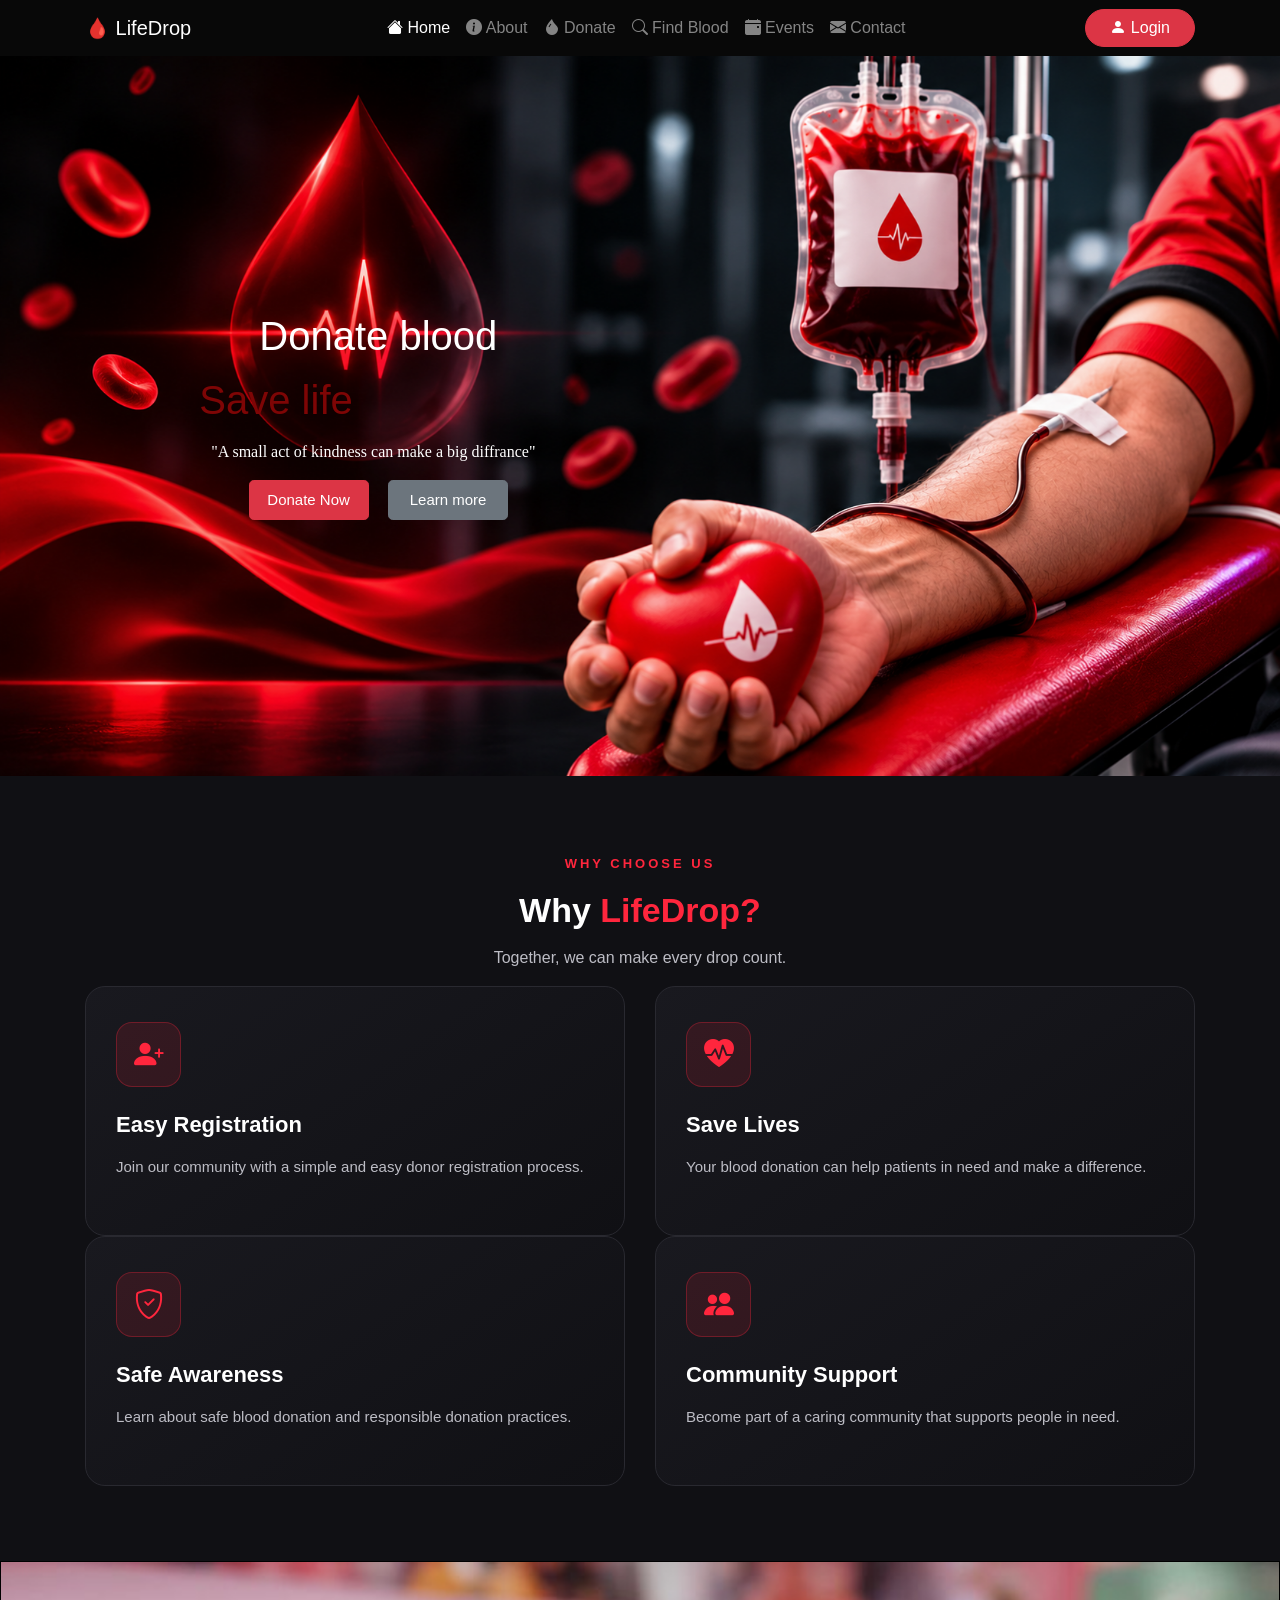
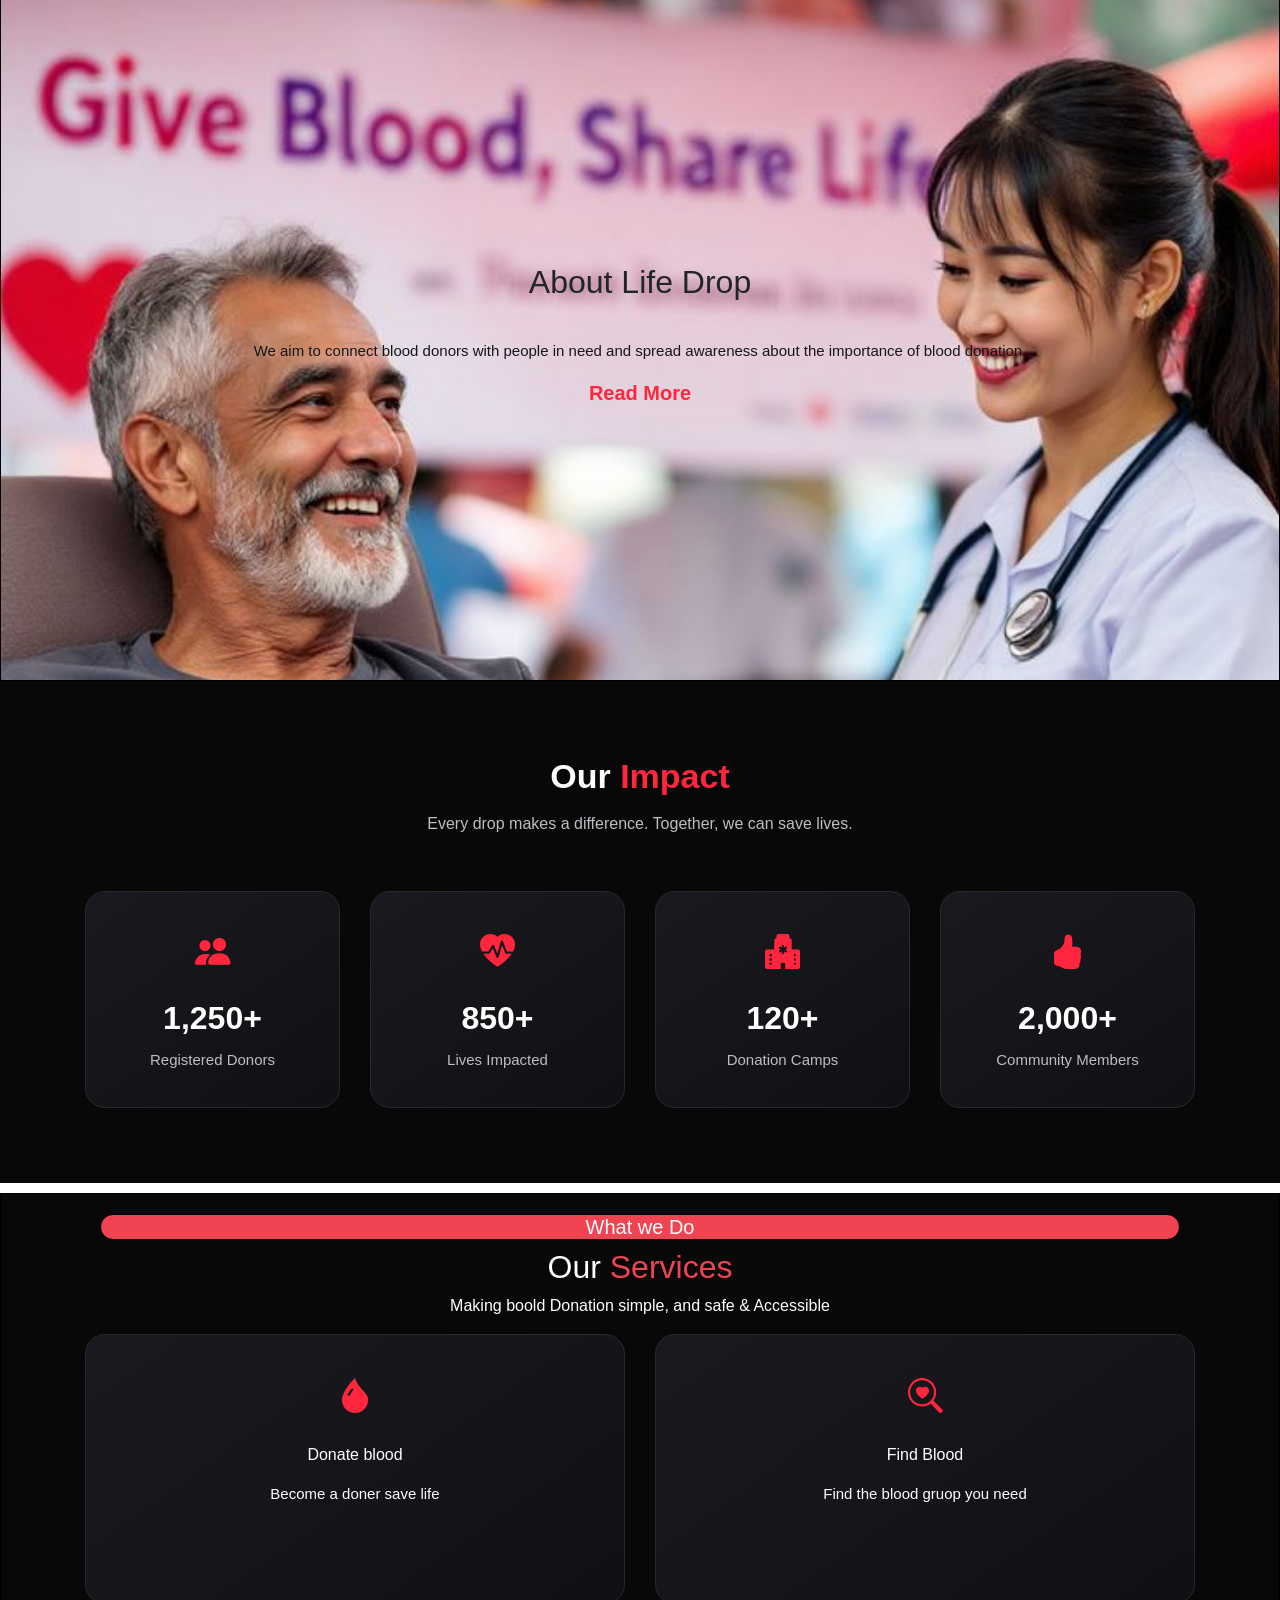
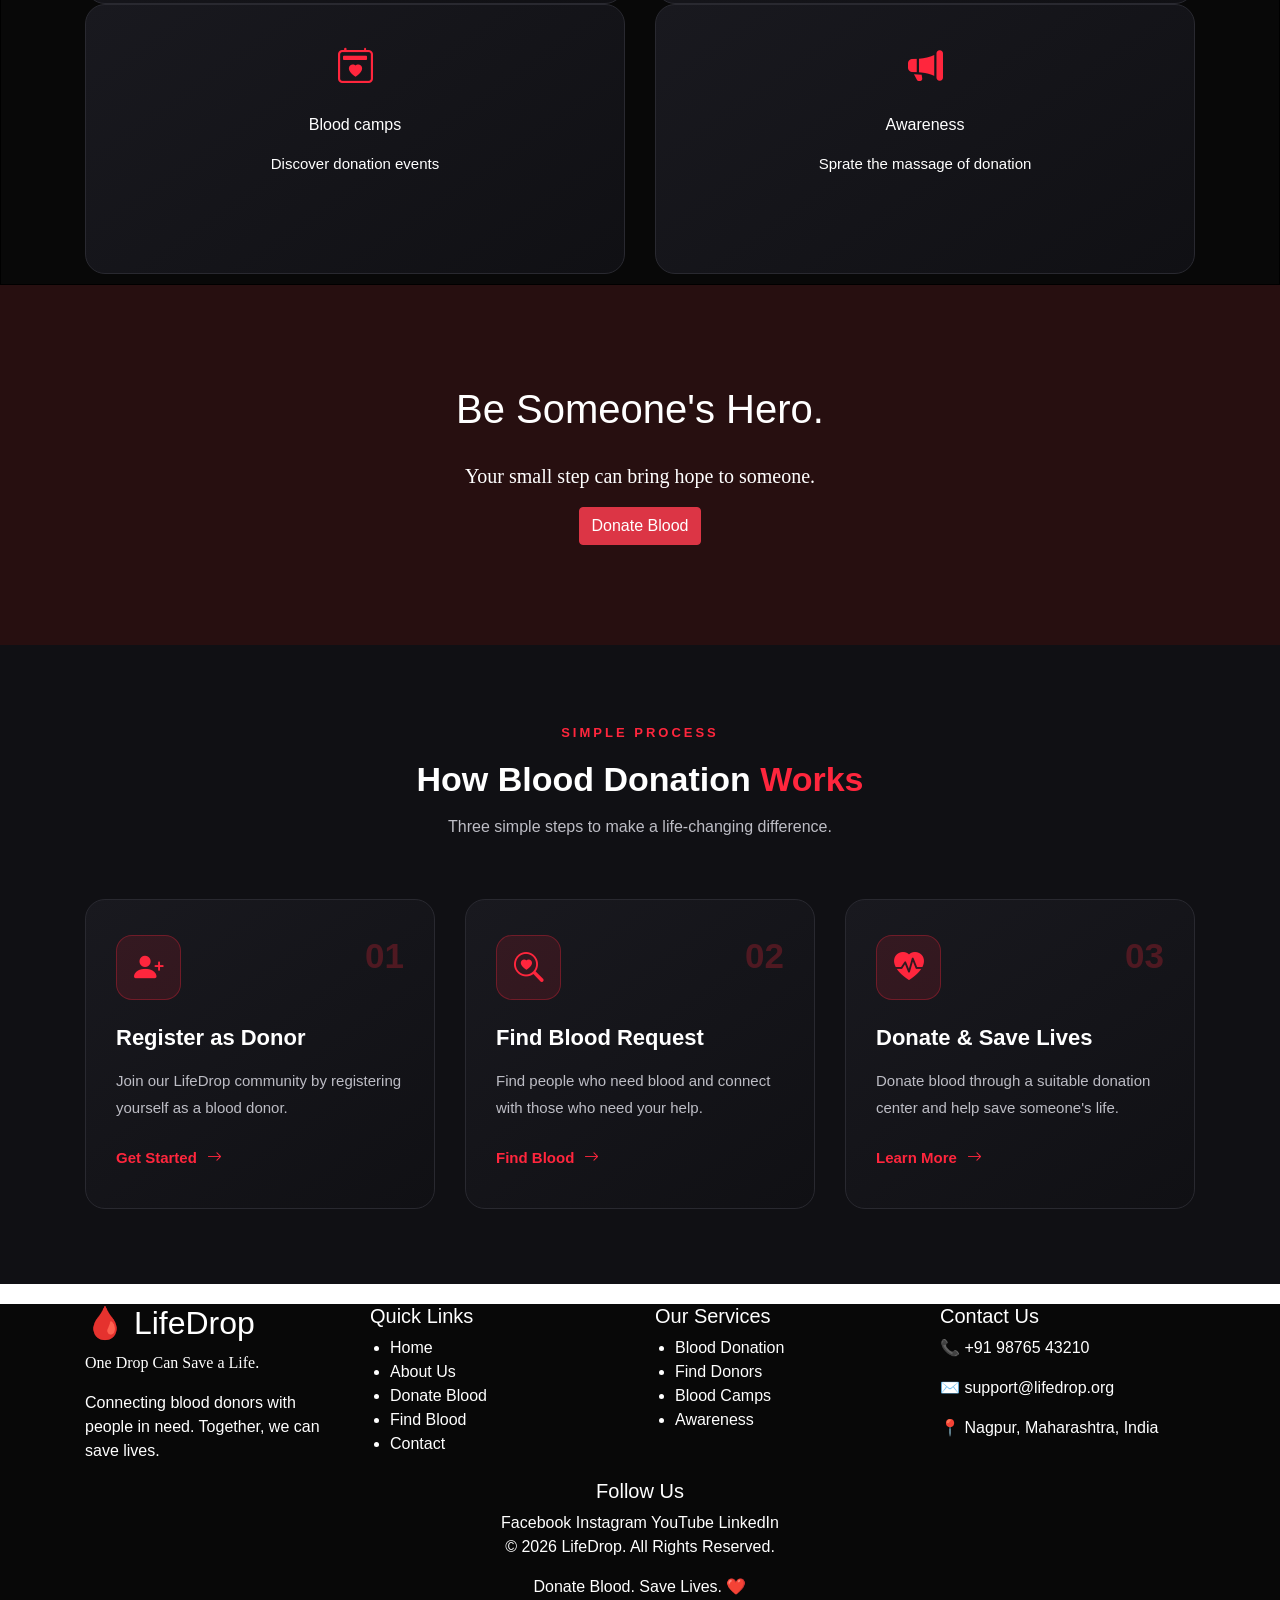
<file: index.html>
<!DOCTYPE html>
<html lang="en">

<head>
    <meta charset="UTF-8">
    <link rel="icon" href="Aseats/logo.jpg">
    <meta name="viewport" content="width=device-width, initial-scale=1.0">
    <link rel="stylesheet" href="https://cdn.jsdelivr.net/npm/bootstrap@4.5.3/dist/css/bootstrap.min.css"
        integrity="sha384-TX8t27EcRE3e/ihU7zmQxVncDAy5uIKz4rEkgIXeMed4M0jlfIDPvg6uqKI2xXr2" crossorigin="anonymous">
    <link rel="stylesheet" href="https://cdn.jsdelivr.net/npm/bootstrap-icons@1.11.3/font/bootstrap-icons.css">
    <script src="https://cdn.jsdelivr.net/npm/bootstrap@5.3.3/dist/js/bootstrap.bundle.min.js"></script>


    <title>life-drop</title>
    <link rel="stylesheet" href="style.css">

</head>

<body>
    <div class="p1">
        <nav class="navbar navbar-expand-lg navbar-dark c1">
            <div class="container">


                <a class="navbar-brand" href="#">
                    🩸 LifeDrop
                </a>


                <button class="navbar-toggler" type="button" data-bs-toggle="collapse" data-bs-target="#navbarMenu">
                    <span class="navbar-toggler-icon"></span>
                </button>


                <div class="collapse navbar-collapse" id="navbarMenu">

                    <ul class="navbar-nav mx-auto">

                        <li class="nav-item">
                            <a class="nav-link active" href="index.html">
                                <i class="bi bi-house-fill"></i> Home
                            </a>
                        </li>

                        <li class="nav-item">
                            <a class="nav-link" href="about.html">
                                <i class="bi bi-info-circle-fill"></i> About
                            </a>
                        </li>

                        <li class="nav-item">
                            <a class="nav-link" href="donate.html">
                                <i class="bi bi-droplet-fill"></i> Donate
                            </a>
                        </li>

                        <li class="nav-item">
                            <a class="nav-link" href="find-blood.html">
                                <i class="bi bi-search"></i> Find Blood
                            </a>
                        </li>

                        <li class="nav-item">
                            <a class="nav-link" href="events.html">
                                <i class="bi bi-calendar-event-fill"></i> Events
                            </a>
                        </li>

                        <li class="nav-item">
                            <a class="nav-link" href="contact.html">
                                <i class="bi bi-envelope-fill"></i> Contact
                            </a>
                        </li>

                    </ul>


                    <a href="login.html" class="btn btn-danger rounded-pill px-4">
                        <i class="bi bi-person-fill"></i> Login
                    </a>

                </div>

            </div>
        </nav>

        <div class="hero-section">

            <div class="left">

                <div class="h1">
                    <h1>Donate blood</h1>
                </div>

                <div class="h2">
                    <h1>Save life</h1>
                </div>

                <p class="pa">"A small act of kindness can make a big diffrance"</p>

                <div class="button">

                    <button type="button" class="btn btn-primary btn-lg btn-danger b1 "><a href="donate.html">Donate Now
                        </a></button>
                    <button type="button" class="btn btn-secondary btn-lg b2"><a href="#">Learn more</a></button>

                </div>

            </div>

            <div class="right">


            </div>


        </div>

        <!-- About-web -->

        <section class="about-life">

            <div class="container">

                <div class="about-heading text-center">
                    <span class="section-tag">WHY CHOOSE US</span>
                    <h2>Why <span>LifeDrop?</span></h2>
                    <p>Together, we can make every drop count.</p>
                </div>

                <div class="row g-4">

                    <div class="col-12 col-md-6 col-lg-6">
                        <div class="about-card">
                            <div class="about-icon">
                                <i class="bi bi-person-plus-fill"></i>
                            </div>
                            <h3>Easy Registration</h3>
                            <p>Join our community with a simple and easy donor registration process.</p>
                        </div>
                    </div>

                    <div class="col-12 col-md-6 col-lg-6">
                        <div class="about-card">
                            <div class="about-icon">
                                <i class="bi bi-heart-pulse-fill"></i>
                            </div>
                            <h3>Save Lives</h3>
                            <p>Your blood donation can help patients in need and make a difference.</p>
                        </div>
                    </div>

                    <div class="col-12 col-md-6 col-lg-6">
                        <div class="about-card">
                            <div class="about-icon">
                                <i class="bi bi-shield-check"></i>
                            </div>
                            <h3>Safe Awareness</h3>
                            <p>Learn about safe blood donation and responsible donation practices.</p>
                        </div>
                    </div>

                    <div class="col-12 col-md-6 col-lg-6">
                        <div class="about-card">
                            <div class="about-icon">
                                <i class="bi bi-people-fill"></i>
                            </div>
                            <h3>Community Support</h3>
                            <p>Become part of a caring community that supports people in need.</p>
                        </div>
                    </div>

                </div>

            </div>

        </section>




        <!-- About-Sec -->

        <div class="about-sec">

            <div class="Main-heding">
                <h2>About <span>Life Drop</span></h2>
            </div>
            <div class="About-para">
                <p class="para">We aim to connect blood donors with people in need and spread awareness about the
                    importance of blood donation.</p>
            </div>

            <div class="Link-anc"><a class="ancar" href="about.html">Read More</a></div>
        </div>





        <section class="our-impact">

            <div class="container">

                <div class="row">
                    <div class="col-12">

                        <h2 class="impact-heading">
                            Our <span>Impact</span>
                        </h2>

                        <p class="impact-para">
                            Every drop makes a difference. Together, we can save lives.
                        </p>

                    </div>
                </div>

                <div class="row g-4">

                    <!-- BOX 1 -->
                    <div class="col-12 col-md-6 col-lg-3">
                        <div class="impact-card">

                            <p class="impact-icon">
                                <i class="bi bi-people-fill"></i>
                            </p>

                            <h3>1,250+</h3>
                            <p>Registered Donors</p>

                        </div>
                    </div>

                    <!-- BOX 2 -->
                    <div class="col-12 col-md-6 col-lg-3">
                        <div class="impact-card">

                            <p class="impact-icon">
                                <i class="bi bi-heart-pulse-fill"></i>
                            </p>

                            <h3>850+</h3>
                            <p>Lives Impacted</p>

                        </div>
                    </div>

                    <!-- BOX 3 -->
                    <div class="col-12 col-md-6 col-lg-3">
                        <div class="impact-card">

                            <p class="impact-icon">
                                <i class="bi bi-hospital-fill"></i>
                            </p>

                            <h3>120+</h3>
                            <p>Donation Camps</p>

                        </div>
                    </div>

                    <!-- BOX 4 -->
                    <div class="col-12 col-md-6 col-lg-3">
                        <div class="impact-card">

                            <p class="impact-icon">
                                <i class="bi bi-hand-thumbs-up-fill"></i>
                            </p>

                            <h3>2,000+</h3>
                            <p>Community Members</p>

                        </div>
                    </div>

                </div>

            </div>

        </section>




        <section class="Our-servies">
            <div class="container ">

                <div class="col-12 ">

                    <h3 class="si">What we Do</h3>
                    <h2 class="o">Our <span>Services</span></h1>

                        <p class="li">Making boold Donation simple, and safe & Accessible </p>

                </div>

                <div class="row">

                    <div class="col-12 col-md-6 col-lg-6">
                        <div class="Our-card">
                            <div class="our-icon">
                                <p><i class="bi bi-droplet-fill"></i>
                                </p>
                            </div>
                            <p class="donation"><a href="donate.html">Donate blood</a> </p>
                            <p class="donation-gide">Become a doner save life</p>
                        </div>
                    </div>

                    <div class="col-12 col-md-6 col-lg-6 ">
                        <div class="Our-card">
                            <div class="our-icon">
                                <p class="hard"><i class="bi bi-search-heart"></a></i>
                                </p>
                            </div>
                            <p class="donation"> <a href="find-blood.html">Find Blood </a> </p>
                            <p class="donation-gide">Find the blood gruop you need</p>
                        </div>
                    </div>

                    <div class="col-12 col-md-6 col-lg-6">
                        <div class="Our-card">
                            <div class="our-icon">
                                <p class="hard"><i class="bi bi-calendar2-heart"></i>
                                </p>
                            </div>
                            <p class="donation"><a href="events.html">Blood camps </a> </p>
                            <p class="donation-gide">Discover donation events</p>
                        </div>
                    </div>
                    <div class="col-12 col-md-6 col-lg-6 ">
                        <div class="Our-card">
                            <div class="our-icon">
                                <p class="hard"><i class="bi bi-megaphone-fill"></i>
                                </p>
                            </div>

                            <p class="donation"> <a href="contact.html">Awareness</a> </p>
                            <p class="donation-gide">Sprate the massage of donation</p>
                        </div>
                    </div>
                </div>
            </div>

        </section>


        <div class="container k1">

            <div class="row h">
                <div class="col-12 border c-2">

                    <h2 class="o-1">Doner <span>Story</span></h2>

                </div>

                <div class="col-12 border c-2">


                    <h2 class="o-1">Donating blood gave me a chance to help someone in need. It feels meaningful.</h2>
                </div>

            </div>
        </div>

        <div class="become-doner">

            <div class="some">
                <h1>Be Someone's Hero.</h1>
            </div>
            <div class="para-1">
                <p class="para-1">Your small step can bring hope to someone.</p>
            </div>

            <div><button type="button" class="btn btn-danger"> <a href="donate.html">Donate Blood</a></button></div>

        </div>

        <section class="how-it-works">
            <div class="container">

                <div class="work-heading text-center">
                    <span class="section-tag">SIMPLE PROCESS</span>
                    <h2>How Blood Donation <span>Works</span></h2>
                    <p>Three simple steps to make a life-changing difference.</p>
                </div>

                <div class="row g-4">

                    <!-- BOX 1 -->
                    <div class="col-12 col-md-6 col-lg-4">
                        <div class="work-card">

                            <div class="work-icon">
                                <i class="bi bi-person-plus-fill"></i>
                            </div>

                            <span class="step-number">01</span>

                            <h3>Register as Donor</h3>

                            <p>
                                Join our LifeDrop community by registering
                                yourself as a blood donor.
                            </p>

                            <a href="donate.html">
                                Get Started <i class="bi bi-arrow-right"></i>
                            </a>

                        </div>
                    </div>

                    <!-- BOX 2 -->
                    <div class="col-12 col-md-6 col-lg-4">
                        <div class="work-card">

                            <div class="work-icon">
                                <i class="bi bi-search-heart"></i>
                            </div>

                            <span class="step-number">02</span>

                            <h3>Find Blood Request</h3>

                            <p>
                                Find people who need blood and connect
                                with those who need your help.
                            </p>

                            <a href="find-blood.html">
                                Find Blood <i class="bi bi-arrow-right"></i>
                            </a>

                        </div>
                    </div>

                    <!-- BOX 3 -->
                    <div class="col-12 col-md-6 col-lg-4">
                        <div class="work-card">

                            <div class="work-icon">
                                <i class="bi bi-heart-pulse-fill"></i>
                            </div>

                            <span class="step-number">03</span>

                            <h3>Donate & Save Lives</h3>

                            <p>
                                Donate blood through a suitable donation
                                center and help save someone's life.
                            </p>

                            <a href="about.html">
                                Learn More <i class="bi bi-arrow-right"></i>
                            </a>

                        </div>
                    </div>

                </div>
            </div>
        </section>



        <footer class="lifedrop-footer">
            <div class="container">
                <div class="row">

                    <div class="col-12 col-md-6 col-lg-3">
                        <h2 class="footer-logo">
                            🩸 Life<span>Drop</span>
                        </h2>
                        <p class="save-tag">One Drop Can Save a Life.</p>
                        <p>
                            Connecting blood donors with people
                            in need. Together, we can save lives.
                        </p>
                    </div>

                    <div class="col-6 col-md-6 col-lg-3 ">
                        <h5>Quick Links</h5>
                        <ul class="q-1">
                            <li>
                                <a href="index.html">Home</a>
                            </li>
                            <li>
                                <a href="about.html">About Us</a>
                            </li>
                            <li>
                                <a href="donate.html">Donate Blood</a>
                            </li>
                            <li>
                                <a href="find-blood.html">Find Blood</a>
                            </li>
                            <li>
                                <a href="contact.html">Contact</a>
                            </li>
                        </ul>
                    </div>

                    <div class="col-6 col-md-6 col-lg-3">
                        <h5>Our Services</h5>
                        <ul class="q-1">
                            <li>
                                <a href="donate.html">Blood Donation</a>
                            </li>
                            <li>
                                <a href="find-blood.html">Find Donors</a>
                            </li>
                            <li>
                                <a href="events.html">Blood Camps</a>
                            </li>
                            <li>
                                <a href="#">Awareness</a>
                            </li>
                        </ul>
                    </div>

                    <div class="col-12 col-md-6 col-lg-3 end">
                        <h5>Contact Us</h5>
                        <p>📞 +91 98765 43210</p>
                        <p>✉ support@lifedrop.org</p>
                        <p>📍 Nagpur, Maharashtra, India</p>
                    </div>

                </div>

                <div class="footer-social">
                    <h5>Follow Us</h5>
                    <a href="#">Facebook</a>
                    <a href="#">Instagram</a>
                    <a href="#">YouTube</a>
                    <a href="#">LinkedIn</a>
                </div>

                <div class="footer-bottom">
                    <p>© 2026 LifeDrop. All Rights Reserved.</p>
                    <p>Donate Blood. Save Lives. ❤️</p>
                </div>
            </div>
        </footer>


    </div>

    </div>
</body>

</html>
</file>
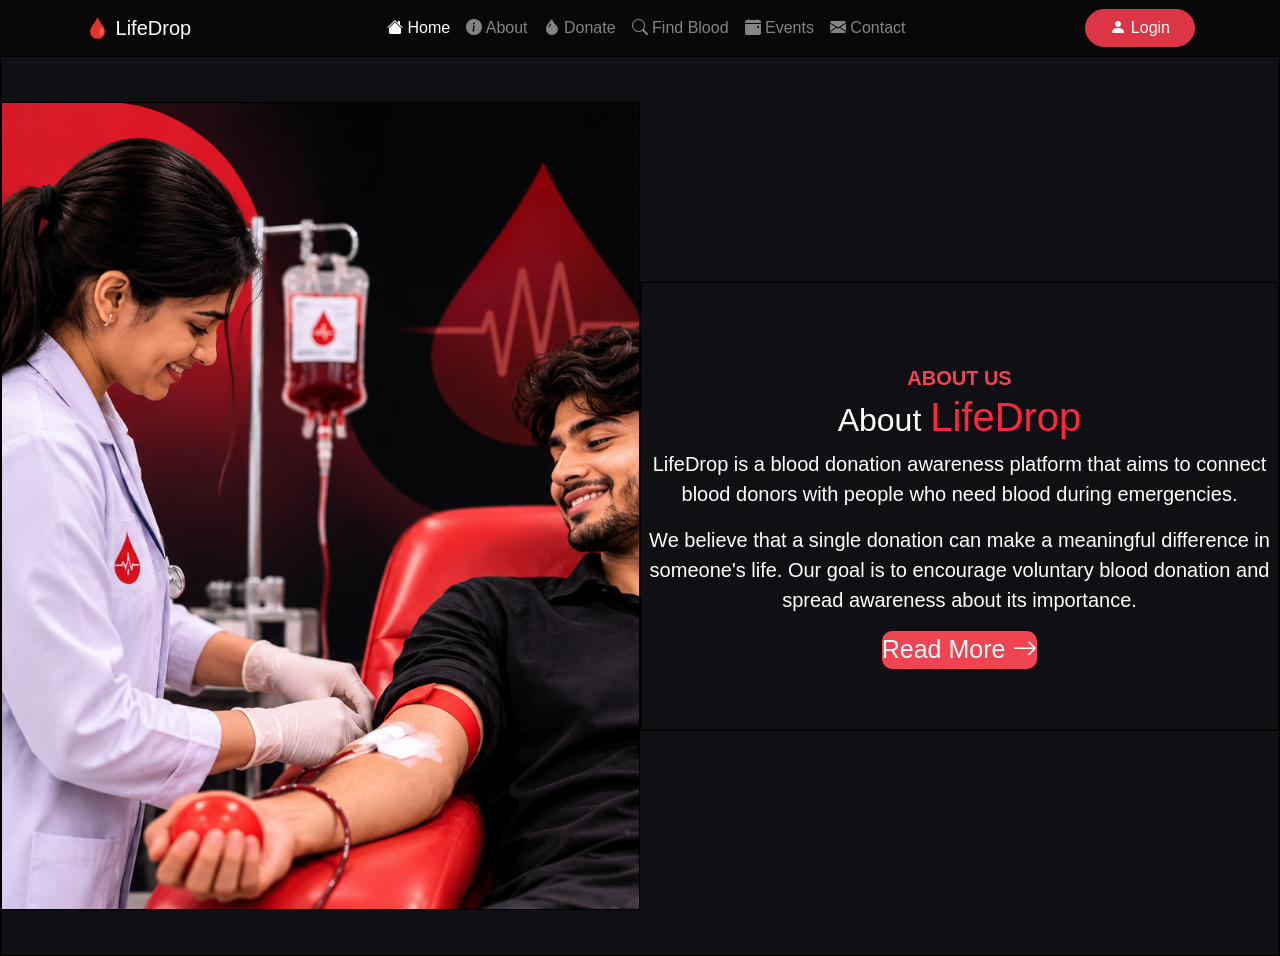
<file: about.html>
<!DOCTYPE html>
<html lang="en">
<head>
    <meta charset="UTF-8">
    <meta name="viewport" content="width=device-width, initial-scale=1.0">
    <link rel="icon" href="Aseats/logo.jpg">

    <link rel="stylesheet" href="https://cdn.jsdelivr.net/npm/bootstrap@4.5.3/dist/css/bootstrap.min.css"
        integrity="sha384-TX8t27EcRE3e/ihU7zmQxVncDAy5uIKz4rEkgIXeMed4M0jlfIDPvg6uqKI2xXr2" crossorigin="anonymous">
    <link rel="stylesheet" href="https://cdn.jsdelivr.net/npm/bootstrap-icons@1.11.3/font/bootstrap-icons.css">
    <script src="https://cdn.jsdelivr.net/npm/bootstrap@5.3.3/dist/js/bootstrap.bundle.min.js"></script>
    <title>LifeDrop-about</title>
    <link rel="stylesheet" href="style.css">
</head>
<body>



        <nav class="navbar navbar-expand-lg navbar-dark c1">
            <div class="container">


                <a class="navbar-brand" href="#">
                    🩸 LifeDrop
                </a>


                <button class="navbar-toggler" type="button" data-bs-toggle="collapse" data-bs-target="#navbarMenu">
                    <span class="navbar-toggler-icon"></span>
                </button>


                <div class="collapse navbar-collapse" id="navbarMenu">

                    <ul class="navbar-nav mx-auto">

                        <li class="nav-item">
                            <a class="nav-link active" href="index.html">
                                <i class="bi bi-house-fill"></i> Home
                            </a>
                        </li>

                        <li class="nav-item">
                            <a class="nav-link" href="about.html">
                                <i class="bi bi-info-circle-fill"></i> About
                            </a>
                        </li>

                        <li class="nav-item">
                            <a class="nav-link" href="donate.html">
                                <i class="bi bi-droplet-fill"></i> Donate
                            </a>
                        </li>

                        <li class="nav-item">
                            <a class="nav-link" href="find-blood.html">
                                <i class="bi bi-search"></i> Find Blood
                            </a>
                        </li>

                        <li class="nav-item">
                            <a class="nav-link" href="events.html">
                                <i class="bi bi-calendar-event-fill"></i> Events
                            </a>
                        </li>

                        <li class="nav-item">
                            <a class="nav-link" href="contact.html">
                                <i class="bi bi-envelope-fill"></i> Contact
                            </a>
                        </li>

                    </ul>


                    <a href="login.html" class="btn btn-danger rounded-pill px-4">
                        <i class="bi bi-person-fill"></i> Login
                    </a>

                </div>

            </div>
        </nav>

      <div class="box-1">


        <div class="top-box">


        </div>
       
        <div class="bootem-box">
              <div class="about-content">

                    <span class="about-tag">ABOUT US</span>

                    <h2>
                        About  <span class="life-11"> LifeDrop</span>
                    </h2>

                    <p class="about-para">
                        LifeDrop is a blood donation awareness platform
                        that aims to connect blood donors with people
                        who need blood during emergencies.
                    </p>

                    <p class="about-para">
                        We believe that a single donation can make a
                        meaningful difference in someone's life.
                        Our goal is to encourage voluntary blood donation
                        and spread awareness about its importance.
                    </p>

                    <a href="about.html" class="about-btn ">
                        Read More <i class="bi bi-arrow-right"></i>
                    </a>

                </div>
            </div>




        </div>






      








</body>
</html>
</file>
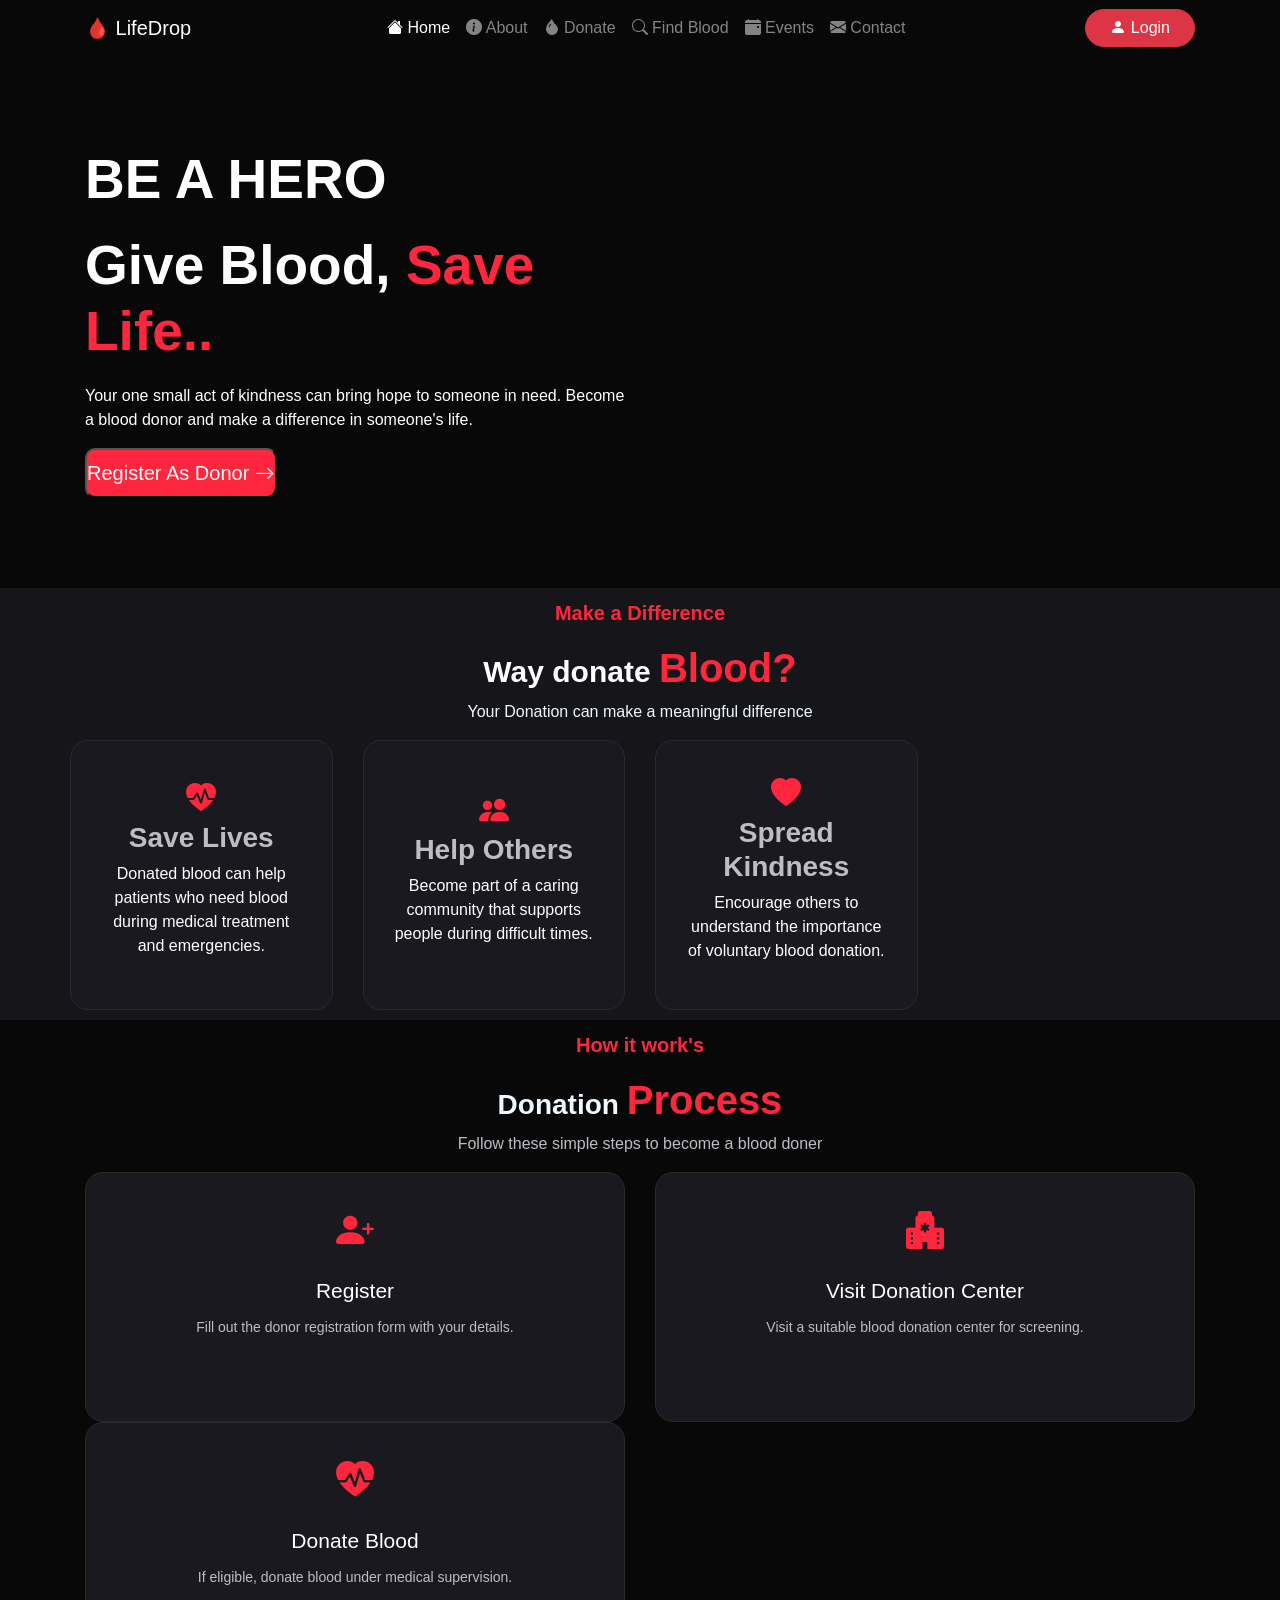
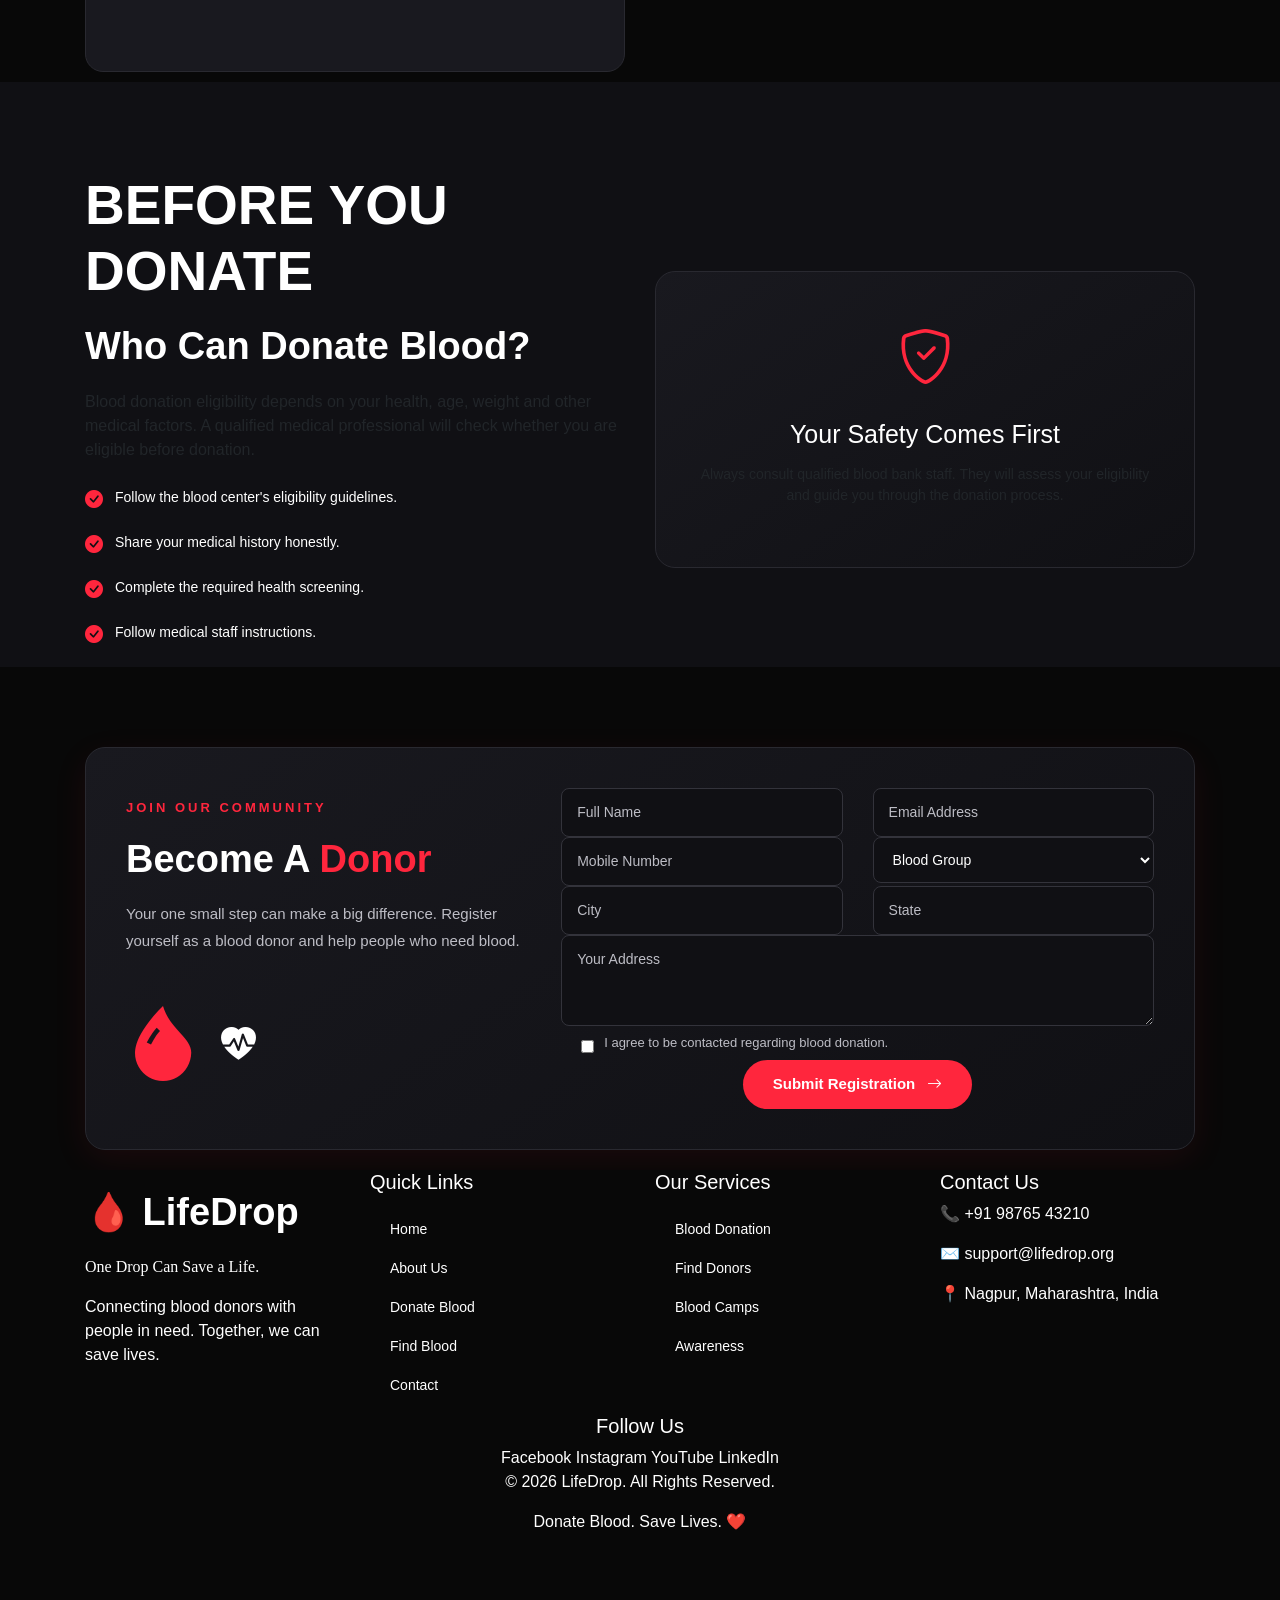
<file: donate.html>
<!DOCTYPE html>
<html lang="en">

<head>

    <meta charset="UTF-8">
    <meta name="viewport" content="width=device-width, initial-scale=1.0">
    <link rel="icon" href="Aseats/logo.jpg">

    <link rel="stylesheet" href="https://cdn.jsdelivr.net/npm/bootstrap@4.5.3/dist/css/bootstrap.min.css"
        integrity="sha384-TX8t27EcRE3e/ihU7zmQxVncDAy5uIKz4rEkgIXeMed4M0jlfIDPvg6uqKI2xXr2" crossorigin="anonymous">
    <link rel="stylesheet" href="https://cdn.jsdelivr.net/npm/bootstrap-icons@1.11.3/font/bootstrap-icons.css">
    <script src="https://cdn.jsdelivr.net/npm/bootstrap@5.3.3/dist/js/bootstrap.bundle.min.js"></script>

    <title>LifeDrop-about</title>
    <link rel="stylesheet" href="style.css">


</head>

<body>


    <nav class="navbar navbar-expand-lg navbar-dark c1">
        <div class="container">


            <a class="navbar-brand" href="#">
                🩸 LifeDrop
            </a>


            <button class="navbar-toggler" type="button" data-bs-toggle="collapse" data-bs-target="#navbarMenu">
                <span class="navbar-toggler-icon"></span>
            </button>


            <div class="collapse navbar-collapse" id="navbarMenu">

                <ul class="navbar-nav mx-auto">

                    <li class="nav-item">
                        <a class="nav-link active" href="index.html">
                            <i class="bi bi-house-fill"></i> Home
                        </a>
                    </li>

                    <li class="nav-item">
                        <a class="nav-link" href="about.html">
                            <i class="bi bi-info-circle-fill"></i> About
                        </a>
                    </li>

                    <li class="nav-item">
                        <a class="nav-link" href="donate.html">
                            <i class="bi bi-droplet-fill"></i> Donate
                        </a>
                    </li>

                    <li class="nav-item">
                        <a class="nav-link" href="find-blood.html">
                            <i class="bi bi-search"></i> Find Blood
                        </a>
                    </li>

                    <li class="nav-item">
                        <a class="nav-link" href="events.html">
                            <i class="bi bi-calendar-event-fill"></i> Events
                        </a>
                    </li>

                    <li class="nav-item">
                        <a class="nav-link" href="contact.html">
                            <i class="bi bi-envelope-fill"></i> Contact
                        </a>
                    </li>

                </ul>


                <a href="login.html" class="btn btn-danger rounded-pill px-4">
                    <i class="bi bi-person-fill"></i> Login
                </a>

            </div>

        </div>
    </nav>


    <section class="donate-hero">


        <div class="container">


            <div class="row align-items-center g-5">


                <div class="col-12 col-lg-6 ">

                    <span class="donate-tag">BE A HERO</span>


                    <h1 class="give-blood">

                        Give Blood,

                        <span class="save-life">Save Life..</span>
                    </h1>

                    <p class="donate-para">
                        Your one small act of kindness can bring hope
                        to someone in need. Become a blood donor and
                        make a difference in someone's life.
                    </p>

                    <button class="d-11">
                        Register As Donor
                        <i class="bi bi-arrow-right"></i>
                    </button>


                </div>



            </div>
        </div>

    </section>

    <section class="difference">

        <div class="container">


            <div class="row">


                <div class="col-12">


                    <p class="heding3">
                        Make a Difference
                    </p>

                    <h2 class="heding4">
                        Way donate <span class="hh1">Blood?</span>
                    </h2>

                    <p class="heding-para">

                        Your Donation can make a meaningful difference
                    </p>
                </div>

                <!-- card -->

                <div class="row g-3">


                    <div class="col-12 col-md-6 col-lg-3">
                        <div class="difference-card">
                            <div class="dd-icon">
                                <i class="bi bi-heart-pulse-fill"></i>

                                <h3>Save Lives</h3>
                                <p>
                                    Donated blood can help patients who need
                                    blood during medical treatment and emergencies.
                                </p>

                            </div>

                        </div>

                    </div>

                    <div class="cal-12 col-md-6 col-lg-3">

                        <div class="difference-card">
                            <div class="dd-icon">

                                <i class="bi bi-people-fill"></i>

                                <h3>Help Others</h3>
                                <p>
                                    Become part of a caring community that
                                    supports people during difficult times.
                                </p>
                            </div>
                        </div>
                    </div>


                    <div class="col-12 col-md-6 col-lg-3">
                        <div class="difference-card">
                            <div class="dd-icon">
                                <i class="bi bi-heart-fill"></i>

                                <h3>Spread Kindness</h3>
                                <p>
                                    Encourage others to understand the
                                    importance of voluntary blood donation.
                                </p>
                            </div>

                        </div>
                    </div>



                </div>

            </div>


            <!-- donation-process -->
    </section>


    <section class="donation-process">

        <div class="container">

            <div class="col-12">

                <p class="headig">
                    How it work's
                </p>

                <h3 class="heding22"> Donation <span class="hh1">Process</span></h3>

                <p class="hh-para">
                    Follow these simple steps to become a blood doner
                </p>
            </div>


            <div class="row g-4">


                <div class="col-12 col-md-6">

                    <div class="process-card">

                        <div class="card-icon">
                            <i class="bi bi-person-plus-fill"></i>
                        </div>
                        <h3>Register</h3>
                        <p>Fill out the donor registration form with your details.</p>



                    </div>

                </div>

                <div class="col-12 col-md-6">

                    <div class="process-card">
                        <div class="card-icon">
                            <i class="bi bi-hospital-fill"></i>
                        </div>
                        <h3>Visit Donation Center</h3>
                        <p>Visit a suitable blood donation center for screening.</p>




                    </div>
                </div>


                <div class="col-12 col-md-6">
                    <div class="process-card">

                        <div class="card-icon">
                            <i class="bi bi-heart-pulse-fill"></i>
                        </div>
                        <h3>Donate Blood</h3>
                        <p>If eligible, donate blood under medical supervision.</p>




                    </div>



                </div>

            </div>






        </div>
    </section>


    <!-- ELIGIBILITY SECTION -->


    <section class="eligibility-section">

        <div class="container">

            <div class="row align-items-center g-5">

                <div class="col-12 col-md-6">

                    <span class="donate-tag">BEFORE YOU DONATE</span>

                    <h2>Who Can <span>Donate Blood?</span></h2>
                    <p>
                        Blood donation eligibility depends on your health,
                        age, weight and other medical factors. A qualified
                        medical professional will check whether you are
                        eligible before donation.
                    </p>

                    <ul>
                        <li><i class="bi bi-check-circle-fill"></i> Follow the blood center's eligibility guidelines.
                        </li>
                        <li><i class="bi bi-check-circle-fill"></i> Share your medical history honestly.</li>
                        <li><i class="bi bi-check-circle-fill"></i> Complete the required health screening.</li>
                        <li><i class="bi bi-check-circle-fill"></i> Follow medical staff instructions.</li>
                    </ul>


                </div>

                <div class="col-12 col-md-6">

                    <div class="eligibility-box">
                        <i class="bi bi-shield-check"></i>
                        <h3>Your Safety Comes First</h3>
                        <p>
                            Always consult qualified blood bank staff.
                            They will assess your eligibility and guide
                            you through the donation process.
                        </p>
                    </div>
                </div>

            </div>



        </div>
        </div>
        </div>
    


<section class="donor-form-section" id="donor-form">
    <div class="container">

        <div class="donor-form-box">

            <!-- Left Side Content -->
            <div class="form-content">
                <span>JOIN OUR COMMUNITY</span>

                <h2>Become A <span>Donor</span></h2>

                <p>
                    Your one small step can make a big difference.
                    Register yourself as a blood donor and help
                    people who need blood.
                </p>

                <div class="form-image">
                    <i class="bi bi-droplet-fill"></i>
                    <i class="bi bi-heart-pulse-fill"></i>
                </div>
            </div>

            <!-- Right Side Form -->
            <div class="form-area">

                <form action="#" method="post">

                    <div class="row g-3">

                        <div class="col-12 col-md-6">
                            <input type="text"
                                   placeholder="Full Name"
                                   required>
                        </div>

                        <div class="col-12 col-md-6">
                            <input type="email"
                                   placeholder="Email Address"
                                   required>
                        </div>

                        <div class="col-12 col-md-6">
                            <input type="tel"
                                   placeholder="Mobile Number"
                                   required>
                        </div>

                        <div class="col-12 col-md-6">
                            <select required>
                                <option value="">Blood Group</option>
                                <option>A+</option>
                                <option>A-</option>
                                <option>B+</option>
                                <option>B-</option>
                                <option>O+</option>
                                <option>O-</option>
                                <option>AB+</option>
                                <option>AB-</option>
                            </select>
                        </div>

                        <div class="col-12 col-md-6">
                            <input type="text"
                                   placeholder="City"
                                   required>
                        </div>

                        <div class="col-12 col-md-6">
                            <input type="text"
                                   placeholder="State"
                                   required>
                        </div>

                        <div class="col-12">
                            <textarea rows="3"
                                      placeholder="Your Address"></textarea>
                        </div>

                        <div class="col-12">
                            <div class="form-check">
                                <input type="checkbox"
                                       id="agree"
                                       required>

                                <label for="agree">
                                    I agree to be contacted regarding blood donation.
                                </label>
                            </div>
                        </div>

                        <div class="col-12 text-center">
                            <button type="submit">
                                Submit Registration
                                <i class="bi bi-arrow-right"></i>
                            </button>
                        </div>

                    </div>

                </form>
            </div>

        </div>
    </div>



            <footer class="lifedrop-footer">
            <div class="container">
                <div class="row">

                    <div class="col-12 col-md-6 col-lg-3">
                        <h2 class="footer-logo">
                            🩸 Life<span>Drop</span>
                        </h2>
                        <p class="save-tag">One Drop Can Save a Life.</p>
                        <p>
                            Connecting blood donors with people
                            in need. Together, we can save lives.
                        </p>
                    </div>

                    <div class="col-6 col-md-6 col-lg-3 ">
                        <h5>Quick Links</h5>
                        <ul class="q-1">
                            <li>
                                <a href="index.html">Home</a>
                            </li>
                            <li>
                                <a href="about.html">About Us</a>
                            </li>
                            <li>
                                <a href="donate.html">Donate Blood</a>
                            </li>
                            <li>
                                <a href="find-blood.html">Find Blood</a>
                            </li>
                            <li>
                                <a href="contact.html">Contact</a>
                            </li>
                        </ul>
                    </div>

                    <div class="col-6 col-md-6 col-lg-3">
                        <h5>Our Services</h5>
                        <ul class="q-1">
                            <li>
                                <a href="donate.html">Blood Donation</a>
                            </li>
                            <li>
                                <a href="find-blood.html">Find Donors</a>
                            </li>
                            <li>
                                <a href="events.html">Blood Camps</a>
                            </li>
                            <li>
                                <a href="#">Awareness</a>
                            </li>
                        </ul>
                    </div>

                    <div class="col-12 col-md-6 col-lg-3 end">
                        <h5>Contact Us</h5>
                        <p>📞 +91 98765 43210</p>
                        <p>✉ support@lifedrop.org</p>
                        <p>📍 Nagpur, Maharashtra, India</p>
                    </div>

                </div>

                <div class="footer-social">
                    <h5>Follow Us</h5>
                    <a href="#">Facebook</a>
                    <a href="#">Instagram</a>
                    <a href="#">YouTube</a>
                    <a href="#">LinkedIn</a>
                </div>

                <div class="footer-bottom">
                    <p>© 2026 LifeDrop. All Rights Reserved.</p>
                    <p>Donate Blood. Save Lives. ❤️</p>
                </div>
            </div>
        </footer>


    </div>

    </div>
</body>

</html>


 

</body>

</html>
</file>
<file: style.css>
* {
    margin: 0;
    padding: 0;
    box-sizing: border-box;
}

.p1 {

    height: 400vh;
    width: 100%;
    /* background-color: #080808; */
}

.c1 {

    background-color: #080808;
    color: white;
    position: sticky;
    top: 0;
    z-index: 1;

}

.hero-section {

    height: 10%;
    width: 100%;
    background-image: url("Aseats/hero1.jpg");
    background-size: cover;
    /* border: 1px solid black; */
    display: flex;
    justify-content: center;
    align-items: center;

}

.left {

    height: 80%;
    width: 100%;
    /* border: 1px solid black; */
}

.right {
    display: none;
}

.h1 {
    margin-left: 10px;
    font-size: 1px;
    color: white;
}

.h2 {
    width: 60%;
    margin-left: 100px;
    color: rgb(126, 5, 5);
}

.pa {
    font-family: cursive;
    text-align: center;
    color: white;
}

.button :hover {

    background-color: rgb(19, 1, 1);
    color: white;

}

a {
    color: white;


}

.b1 {

    font-size: 15px;
    width: 120px;
    margin-left: 10px;
}

.b2 {
    font-size: 15px;
    margin-left: 15px;
    width: 120px;
}

.center {

    background-color: #080808;
    height: 20%;
}

.cange-color {

    background-color: #160509;
}


.contect-1 {

    font-size: 30px;
    color: #F04452;
}

.contect-info {

    font-size: 15px;
    font-weight: 700;
}


/* WHY LIFEDROP */

.about-life {
    background: #101014;
    padding: 100px 0;
}

/* HEADING */

.about-heading {
    margin-bottom: 60px 0;
}

.section-tag {
    color: #FF263D;
    font-size: 13px;
    font-weight: 700;
    letter-spacing: 3px;
}

.about-heading h2 {
    color: #FFFFFF;
    font-size: 42px;
    font-weight: 700;
    margin-top: 15px;
}

.about-heading h2 span {
    color: #FF263D;
}

.about-heading p {
    color: #BDBDC5;
    margin-top: 15px;
    font-size: 16px;
}

/* CARDS */

.about-card {
    background: linear-gradient(145deg, #19191F, #101014);
    border: 1px solid #292930;
    border-radius: 20px;
    padding: 35px 30px;
    min-height: 270px;
    transition: 0.4s ease;
    position: relative;
    overflow: hidden;
}

.about-card:hover {
    transform: translateY(-10px);
    border-color: #FF263D;
    box-shadow: 0 15px 35px rgba(255, 38, 61, 0.15);
}

/* ICON */

.about-icon {
    width: 65px;
    height: 65px;
    background: rgba(255, 38, 61, 0.12);
    border: 1px solid rgba(255, 38, 61, 0.3);
    border-radius: 16px;
    display: flex;
    align-items: center;
    justify-content: center;
    margin-bottom: 25px;
}

.about-icon i {
    color: #FF263D;
    font-size: 30px;
    transition: 0.3s;
}

.about-card:hover .about-icon i {
    transform: scale(1.15);
}

/* TEXT */

.about-card h3 {
    color: #FFFFFF;
    font-size: 22px;
    font-weight: 700;
    margin-bottom: 15px;
}

.about-card p {
    color: #BDBDC5;
    font-size: 15px;
    line-height: 1.8;
    margin-bottom: 0;
}



/* ABOUT-SECTION */

.about-sec {


    height: 10%;
    width: 100%;
    border: 1px solid black;
    background-image: url("Aseats/About-sec.jpg");
    background-size: cover;
    display: flex;
    flex-direction: column;
    justify-content: center;
    align-items: center;


}

.Main-heding {

    margin: 30px;

}

.About-para {
    font-size: 15px;
    text-align: center;
    color: #15151A;
}

.ancar {
    font-size: 20px;
    font-weight: 700;
    color: #FF263D;
}


/* OUR IMPACT SECTION */

.our-impact {
    background: #080808;
    padding: 100px 0;
}

/* HEADING */

.impact-heading {
    color: #FFFFFF;
    font-size: 42px;
    font-weight: 700;
    text-align: center;
}

.impact-heading span {
    color: #FF263D;
}

.impact-para {
    color: #BDBDC5;
    text-align: center;
    margin-top: 15px;
    margin-bottom: 55px;
}

/* IMPACT CARD */

.impact-card {
    background: linear-gradient(145deg, #19191F, #101014);
    border: 1px solid #292930;
    border-radius: 20px;
    padding: 35px 20px;
    min-height: 230px;
    text-align: center;
    transition: 0.4s ease;
}

.impact-card:hover {
    transform: translateY(-10px);
    border-color: #FF263D;
    box-shadow: 0 15px 35px rgba(255, 38, 61, 0.15);
}

/* ICON */

.impact-icon {
    color: #FF263D;
    font-size: 35px;
    margin-bottom: 20px;
}

/* NUMBER */

.impact-card h3 {
    color: #FFFFFF;
    font-size: 32px;
    font-weight: 700;
    margin-bottom: 12px;
}

/* TEXT */

.impact-card p:last-child {
    color: #BDBDC5;
    font-size: 15px;
    margin-bottom: 0;
}





.Our-servies {


    width: 100%;
    text-align: center;
    margin-top: 10px;
    border: 1px solid black;
    background-color: #080808;
    color: white;
    padding: 10px;
}

.Our-servies span {

    color: #F04452;
}

.Our-card {
    background: linear-gradient(145deg, #19191F, #101014);
    border: 1px solid #292930;
    border-radius: 20px;
    padding: 35px 30px;
    min-height: 270px;
    transition: 0.4s ease;
    position: relative;


}


.Our-card:hover {
    transform: translateY(-10px);
    border-color: #FF263D;
    box-shadow: 0 15px 35px rgba(255, 38, 61, 0.15);
}

.our-icon {

    color: #FF263D;
    font-size: 35px;
    margin-bottom: 20px;
}

.si {
    margin-top: 10px;
    font-size: 20px;
    border: 1px solid black;
    border-radius: 20px;
    background-color: #F04452;
}

.donation-gide {

    font-size: 15px;

}

.become-doner {

    height: 10%;
    width: 100%;
    background-color: #270f10;
    color: white;
    /* border: 1px solid black; */
    display: flex;
    flex-direction: column;
    align-items: center;
    justify-content: center;

}


.para-1 {

    font-size: 20px;
    color: white;
    text-align: center;
    font-family: cursive;
    margin-top: 10px;
}




.lifedrop-footer {
    height: 25%;
    background-color: #160509;
    background-color: #080808;
    margin-top: 20px;
    color: white;
}


.save-tag {


    font-family: cursive;
}

.q-1 {

    margin-left: 20px;
}


.footer-social,
.footer-bottom {

    text-align: center;
}

/* HOW IT WORKS SECTION */

.how-it-works {
    background: #101014;
    padding: 100px 0;
}

/* HEADING */

.work-heading {
    margin-bottom: 60px;
}

.section-tag {
    color: #FF263D;
    font-size: 13px;
    font-weight: 700;
    letter-spacing: 3px;
}

.work-heading h2 {
    color: #FFFFFF;
    font-size: 42px;
    font-weight: 700;
    margin-top: 15px;
}

.work-heading h2 span {
    color: #FF263D;
}

.work-heading p {
    color: #BDBDC5;
    font-size: 16px;
    margin-top: 15px;
}

/* CARDS */

.work-card {
    background: linear-gradient(145deg, #19191F, #101014);
    border: 1px solid #292930;
    border-radius: 20px;
    padding: 35px 30px;
    min-height: 330px;
    position: relative;
    overflow: hidden;
    transition: 0.4s ease;
}

.work-card:hover {
    transform: translateY(-12px);
    border-color: #FF263D;
    box-shadow: 0 15px 35px rgba(255, 38, 61, 0.15);
}

/* ICON */

.work-icon {
    width: 65px;
    height: 65px;
    background: rgba(255, 38, 61, 0.12);
    border: 1px solid rgba(255, 38, 61, 0.3);
    border-radius: 16px;
    display: flex;
    align-items: center;
    justify-content: center;
    margin-bottom: 25px;
}

.work-icon i {
    color: #FF263D;
    font-size: 30px;
}

/* STEP NUMBER */

.step-number {
    position: absolute;
    top: 30px;
    right: 30px;
    color: rgba(255, 38, 61, 0.25);
    font-size: 35px;
    font-weight: 800;
}

/* CARD CONTENT */

.work-card h3 {
    color: #FFFFFF;
    font-size: 22px;
    font-weight: 700;
    margin-bottom: 15px;
}

.work-card p {
    color: #BDBDC5;
    font-size: 15px;
    line-height: 1.8;
    margin-bottom: 25px;
}

.work-card a {
    color: #FF263D;
    font-size: 15px;
    font-weight: 600;
    text-decoration: none;
    transition: 0.3s;
}

.work-card a:hover {
    color: #FFFFFF;
}

.work-card a i {
    margin-left: 6px;
}






@media (min-width : 768px) {


    .about-life {
        padding: 75px 0;
    }

    .about-heading h2 {
        font-size: 34px;
    }

    .about-card {
        min-height: 250px;
    }

    .hero-section {

        height: 10%;
        background-image: url("Aseats/Tab&Lap-hero-image.png");
        background-size: cover;
    }


    .left {
        width: 70%;
        height: 100%;
        display: flex;
        flex-direction: column;
        align-items: center;
        justify-content: center;

    }

    .right {

        display: inline;
        width: 50%;
        height: 80%;


    }

    .k1 {
        display: none;
    }

    .how-it-works {
        padding: 75px 0;
    }

    .work-heading h2 {
        font-size: 34px;
    }

    .work-card {
        min-height: 310px;
    }

    .our-impact {
        padding: 60px 0;
    }

    .impact-heading {
        font-size: 28px;
    }

    .impact-card {
        min-height: 200px;
    }

}

@media (min-width : 1024px) {

    .hero-section {

        height: 20%;
    }

    .our-impact {
        padding: 75px 0;
    }

    .impact-heading {
        font-size: 34px;
    }

    .about-sec {

        height: 20%;
    }




}

/* ABOUT-SECTION*/
.box-1{


    height: 100vh;
    width: 100%;
    border: 1px solid black;
   
}

.top-box{

    height: 50%;
    width: 100%;
    border: 1px solid black;
    background-image: url("Aseats/Smiles\ That\ Save\ Lives.png");
    background-size: cover;
}

.bootem-box{

    height:50%;
    width: 100%;
    border: 1px solid black;

}

.about-content{

    text-align: center;
    background-color: #101014;
    color: #FFFFFF;

}

.about-tag{

    color: #F04452;
    font-size: 20px;
    font-weight:700;
    margin-top: 20px;

    

}

.life-11{

    font-size: 40px;
    color: #FF263D;
}

.about-para{

    font-size: 15px;
    font-weight: 200;
}

.about-btn{
   font-family:Verdana, Geneva, Tahoma, sans-serif;
    font-weight: 400;
    font-size: 25px;
    background-color: #F04452;
    color: #FFFFFF;
    border-radius: 10px;
}

@media (min-width :768px) {
    
       .about-content{

        height: 100%;
        display: flex;
        flex-direction: column;
        align-items: center;
        justify-content: center;
       }
       
       .about-para{

        font-size: 30px;
       }
       

       
}


@media (min-width :1024px) {

    .box-1{

        display: flex;
        justify-content: center;
        align-items: center;
        background-color: #101014;
    
    }

    .top-box{

        height: 90%; 

    }

     .about-para{

        font-size: 20px;
     }




}


.donate-hero{


   background-color: #080808;
   padding: 90px 0;
}


.donate-tag{

    color: #FFFFFF;
    font-size: 55px;
    font-weight: 800;
    line-height: 1.2;
    margin: 20px 0;
}
.donate-hero h1 {
    color: #FFFFFF;
    font-size: 55px;
    font-weight: 800;
    /* line-height: 1.2; */
    margin: 20px 0;
}



.give-blood{

    font-size: 80px;
    color: white;

}

.save-life{

    color: #FF263D;
}

.donate-para{

    color: #FFFFFF;

}
.d-11{

    background-color: #FF263D;
    border-radius: 10px;
    color: #FFFFFF;
    height: 50px;
    font-size: 20px;
    
}

.d-11:hover{

background-color: #080808;
color: #FFFFFF;

}


.difference{

    background-color: #15151A;
    padding: 10px 0;
}

.heding3{

    text-align: center;
    font-size: 20px;
    font-weight: 900;
    color: #FF263D;
}

.heding4{

    text-align: center;
    font-size: 30px;
    font-weight: 900;
    color: #FFFFFF;
 
}
.hh1{

    font-size: 40px;
    color: #FF263D;
}

.heding-para{

    text-align: center;
    font-weight: 500;
    color: aliceblue;
}

.difference-card{

    height: 100%;
    min-height: 250px;
    background: #19191F;
    border: 1px solid #292930;
    border-radius: 18px;
    padding: 30px;
    transition: 0.4s;
    display: flex;
    align-items:center;
    text-align: center;
    
}
.difference-card:hover{
       
    transform: translateY(-10px);
    border-color: #FF263D;
    box-shadow: 0 15px 35px rgba(255, 38, 61, 0.15);
    
}
.dd-icon i {

    color: #FF263D;
    font-size: 30px;
}


.dd-icon h3{
     
    font-weight: 600;
    color: #BDBDC5;

}

.dd-icon p{

    color: #FFFFFF;

}

/* donation-process */

.donation-process{

    background-color: #080808;
    padding: 10px 0;
}

.headig{

    text-align: center;
    font-size: 20px;
    color:#FF263D;
    font-weight: 700;
}

.heding22{

    text-align: center;
    font-weight: 700;
    color: aliceblue;
   
}
.hh-para{

    text-align: center;
    color: #BDBDC5;

}

.process-card{
   
    height: 100%;
    min-height: 250px;
    background: #19191F;
    border: 1px solid #292930;
    border-radius: 18px;
    padding: 30px;
    transition: 0.4s;

}

.process-card:hover{
       
    transform: translateY(-10px);
    border-color: #FF263D;
    box-shadow: 0 15px 35px rgba(255, 38, 61, 0.15);
}
.card-icon{

    text-align: center;

}


.process-card i {
    color: #FF263D;
    font-size: 38px;
    text-align: center;
}

.process-card h3 {
    color: #FFFFFF;
    font-size: 21px;
    margin: 18px 0 12px;
    text-align: center;
}

.process-card p {
    color: #BDBDC5;
    font-size: 14px;
    line-height: 1.8;
    text-align: center;
}


.eligibility-section{

 background: #101014;
    padding: 90px 0;

}


.eligibility-section h2 {
    color: #FFFFFF;
    font-size: 38px;
    font-weight: 700;
    margin: 20px 0;
}

.eligibility-section ul {
    list-style: none;
    padding: 0;
    margin-top: 25px;
}

.eligibility-section li {
    display: flex;
    gap: 12px;
    color: #FFFFFF;
    font-size: 14px;
    margin-bottom: 18px;
}

.eligibility-section li i {
    color: #FF263D;
    font-size: 18px;
}

.eligibility-box {
    background: linear-gradient(145deg, #19191F, #101014);
    border: 1px solid #292930;
    border-radius: 20px;
    padding: 45px 35px;
    text-align: center;
}
.eligibility-box:hover{
       
    transform: translateY(-10px);
    border-color: #FF263D;
    box-shadow: 0 15px 35px rgba(255, 38, 61, 0.15);
}
.eligibility-box i {
    color: #FF263D;
    font-size: 55px;
}

.eligibility-box h3 {
    color: #FFFFFF;
    font-size: 25px;
    margin: 20px 0 15px;
}

.eligibility-box p {
    font-size: 14px;
}

/* DONOR REGISTRATION FORM */

.donor-form-section {
    background: #080808;
    padding: 80px 0;
}

.donor-form-box {
    display: flex;
    align-items: center;
    gap: 40px;
    background: linear-gradient(145deg, #19191F, #101014);
    border: 1px solid #292930;
    border-radius: 20px;
    padding: 40px;
    box-shadow: 0 10px 35px rgba(255, 38, 61, 0.08);
}

/* LEFT CONTENT */

.form-content {
    width: 40%;
}

.form-content > span {
    color: #FF263D;
    font-size: 13px;
    font-weight: 700;
    letter-spacing: 3px;
}

.form-content h2 {
    color: #FFFFFF;
    font-size: 38px;
    font-weight: 700;
    margin: 18px 0;
}

.form-content h2 span {
    color: #FF263D;
}

.form-content p {
    color: #BDBDC5;
    font-size: 15px;
    line-height: 1.8;
}

.form-image {
    display: flex;
    align-items: center;
    gap: 20px;
    margin-top: 35px;
}

.form-image i:first-child {
    color: #FF263D;
    font-size: 75px;
}

.form-image i:last-child {
    color: #FFFFFF;
    font-size: 35px;
}

/* RIGHT FORM */

.form-area {
    width: 60%;
}

.form-area input:not([type="checkbox"]),
.form-area select,
.form-area textarea {
    width: 100%;
    background: #101014;
    color: #FFFFFF;
    border: 1px solid #33333B;
    border-radius: 8px;
    padding: 13px 15px;
    outline: none;
    font-size: 14px;
}

.form-area input::placeholder,
.form-area textarea::placeholder {
    color: #BDBDC5;
}

.form-area select option {
    background: #101014;
    color: #FFFFFF;
}

.form-area input:focus,
.form-area select:focus,
.form-area textarea:focus {
    border-color: #FF263D;
}

/* CHECKBOX */

.form-check {
    display: flex;
    align-items: center;
    gap: 10px;
}

.form-check input {
    accent-color: #FF263D;
}

.form-check label {
    color: #BDBDC5;
    font-size: 13px;
}

/* SUBMIT BUTTON */

.form-area button {
    background: #FF263D;
    color: #FFFFFF;
    border: none;
    border-radius: 30px;
    padding: 13px 30px;
    font-size: 15px;
    font-weight: 600;
    transition: 0.3s;
    cursor: pointer;
}

.form-area button:hover {
    background: #C90024;
    transform: translateY(-3px);
}

.form-area button i {
    margin-left: 8px;
}
</file>
